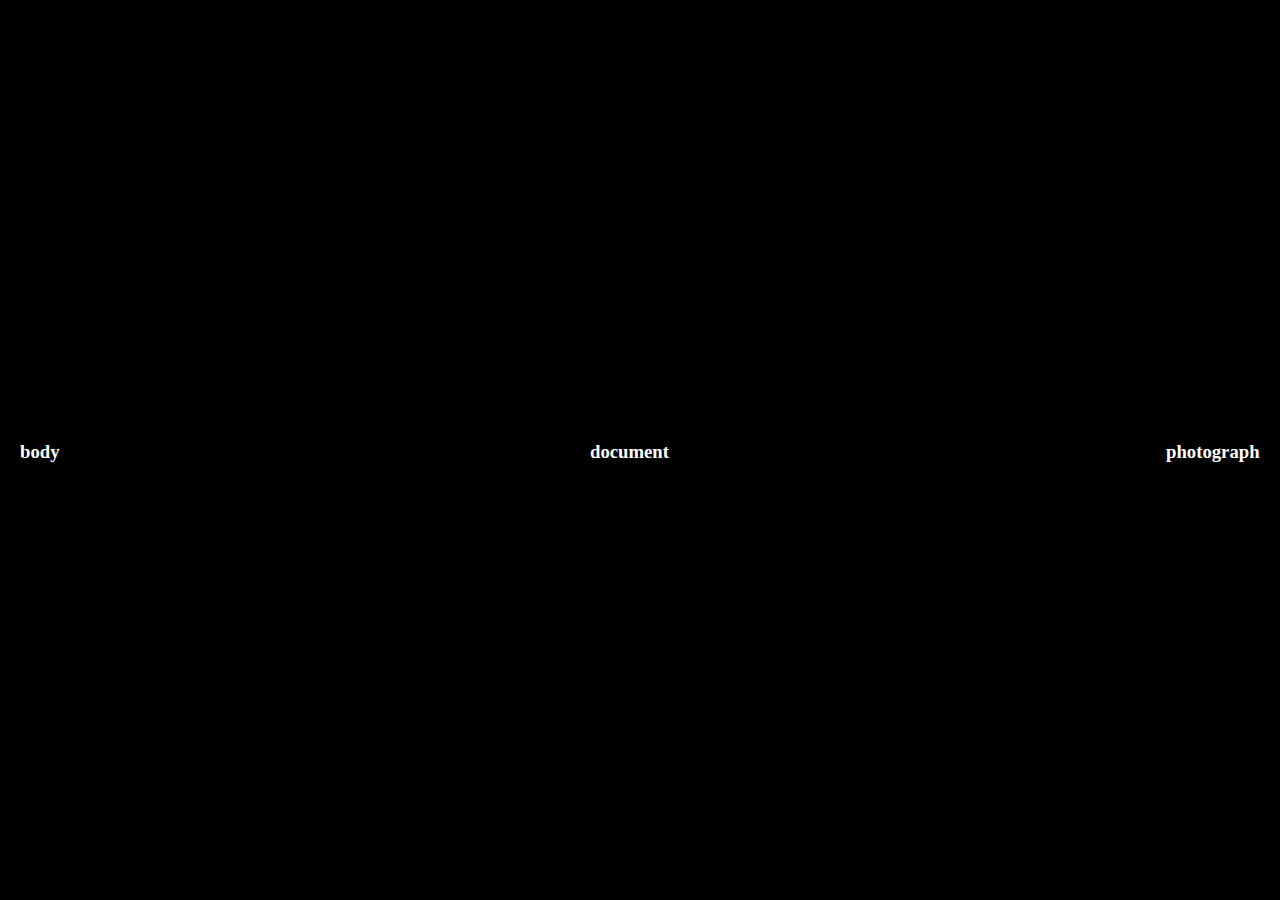
<file: index.html>
<!DOCTYPE html>
<html>
  <head>
    <meta charset="utf-8">
    <title>body.document.photograph</title>

    <link rel="stylesheet" type="text/css" href="styles.css">

    <meta name="author" content="Esraa">
    <meta name="description" content="A photograph: an attempt to frame that which encounters time. Time moves, so does the photograph, a body follows. An underexposed photograph depicts an overexposed body, abstracts it. The body attempts to generate a new alphabet. The body is a language of its own. Let the body do what the photograph does not expect; an ever-changing photo ritual, encoded in the time that runs by. All are documents of that which exists.">


  </head>

  <body>

      <section class="words" id="body">
        <h3>
          <a href="esraa2.html">body</a>
        </h3>
      </section>

      <section class="words" id="document">
        <h3>
          <a href="esraa2.html">document</a>
          </h3>
        </section>

      <section class="words" id="photograph">
        <h3>
          <a href="esraa2.html">photograph</a>
        </h3>
      </section>


  
  </body>

</html>
</file>
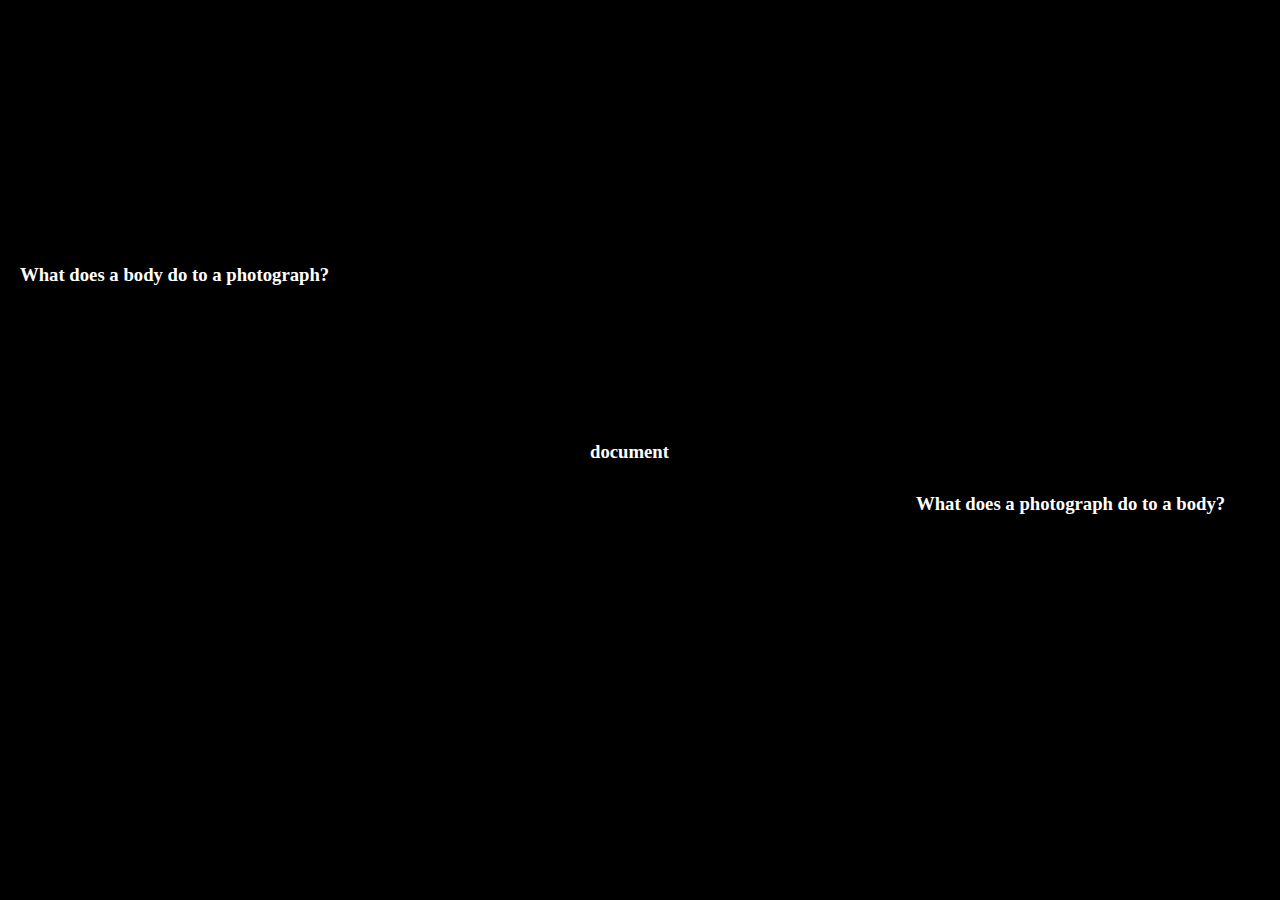
<file: esraa2.html>
<!DOCTYPE html>
<html>
  <head>
    <meta charset="utf-8">
    <title>body.document.photograph</title>

    <link rel="stylesheet" type="text/css" href="styles.css">

    <meta name="author" content="Esraa">
    <meta name="description" content="A photograph: an attempt to frame that which encounters time. Time moves, so does the photograph, a body follows. An underexposed photograph depicts an overexposed body, abstracts it. The body attempts to generate a new alphabet. The body is a language of its own. Let the body do what the photograph does not expect; an ever-changing photo ritual, encoded in the time that runs by. All are documents of that which exists.">


  </head>

  <body>

      <section class="words" id="body2">
        <h3>
          <a href="esraa3.html">What does a body do to a photograph?</a>
        </h3>
        <iframe width="400" height="225" src="https://www.youtube-nocookie.com/embed/V6hUgrQZ4zQ" frameborder="0" allow="accelerometer; autoplay; encrypted-media; gyroscope; picture-in-picture" allowfullscreen></iframe>
      </section>

      <section class="words" id="document2">
        <h3>
          <a href="esraa3.html">document</a>
          </h3>
        </section>

      <section class="words" id="photograph2">
<iframe width="400" height="225" src="https://www.youtube-nocookie.com/embed/V6hUgrQZ4zQ" frameborder="0" allow="accelerometer; autoplay; encrypted-media; gyroscope; picture-in-picture" allowfullscreen></iframe>
        <h3>
          <a href="esraa3.html">What does a photograph do to a body?</a>
        </h3>
      </section>



  </body>

</html>
</file>
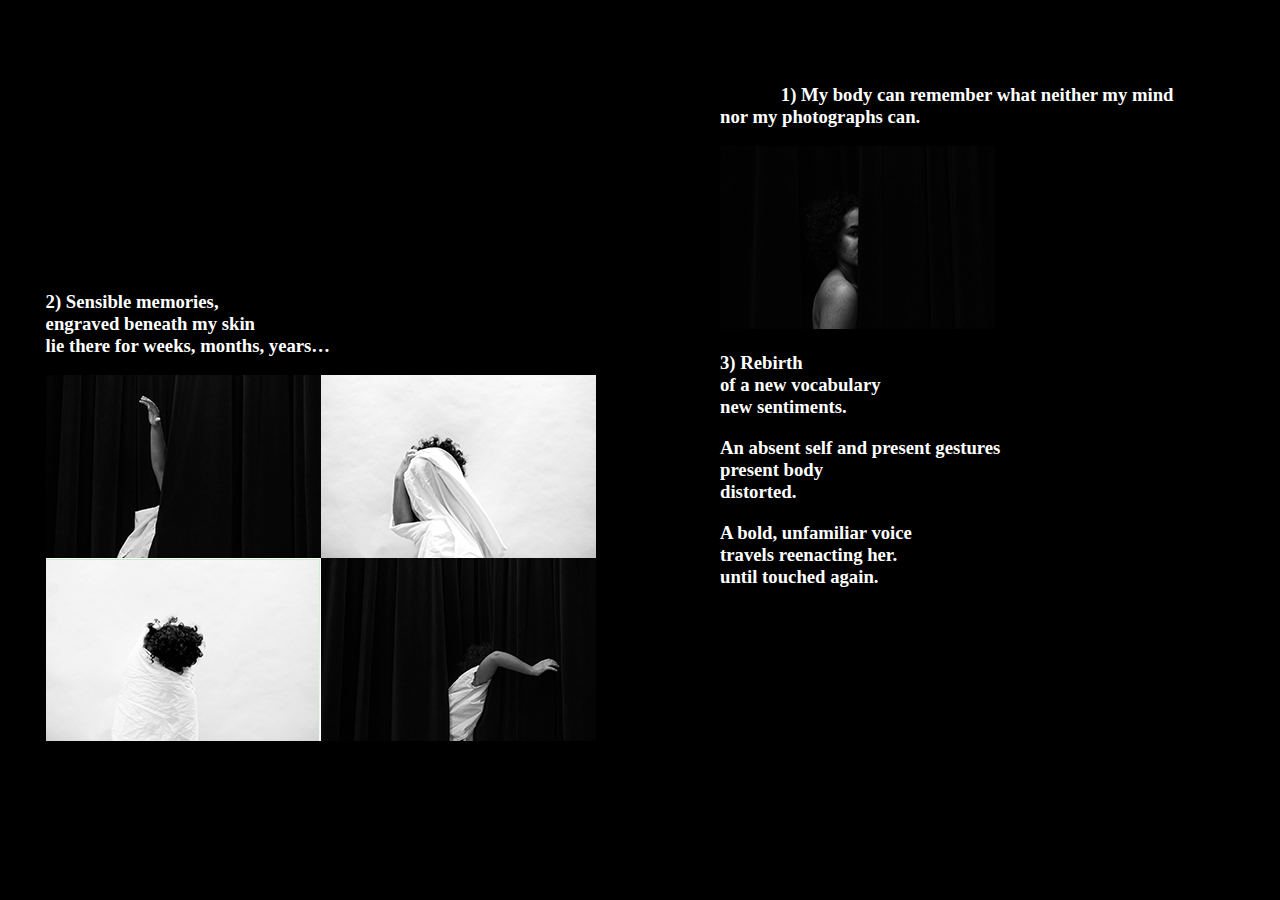
<file: esraa3.html>
<!DOCTYPE html>
<html>
  <head>
    <meta charset="utf-8">
    <title>body.document.photograph</title>

    <link rel="stylesheet" type="text/css" href="styles.css">

    <meta name="author" content="Esraa">
    <meta name="description" content="A photograph: an attempt to frame that which encounters time. Time moves, so does the photograph, a body follows. An underexposed photograph depicts an overexposed body, abstracts it. The body attempts to generate a new alphabet. The body is a language of its own. Let the body do what the photograph does not expect; an ever-changing photo ritual, encoded in the time that runs by. All are documents of that which exists.">


  </head>

  <body>

      <section class="words" id="body3">
        <h3>
          <a href="esraa4.html">
            2) Sensible memories,<br>
            engraved beneath my skin<br>
            lie there for weeks, months, years…
          </a>
        </h3>
        <a href="esraa4.html">
        <img src="images/Esraa3.jpg" width="550px" alt="Esraa" />
      </a>
      </section>

<!--<section class="words" id="document3">
        <h3>
          <a href="esraa3.html">document</a>
          </h3>
        </section>-->

      <section class="words" id="photograph3">
        <h3>
          <a href="esraa4.html">&emsp;&emsp;&emsp;&nbsp;1) My body can remember what neither my mind<br>
    nor my photographs can.
</a>
        </h3>

<a href="esraa4.html">
<img src="images/Esraa3-2.jpg" width="275px" alt="Esraa" />
</a>

<h3>
  <a href="esraa4.html">3) Rebirth<br>
of a new vocabulary<br>
new sentiments.<br>

<p>An absent self and present gestures<br>
present body<br>
distorted.</p>

<p>A bold, unfamiliar voice<br>
travels reenacting her.<br>
until touched again.</p>

      </a>
      </h3>

      </section>



  </body>

</html>
</file>
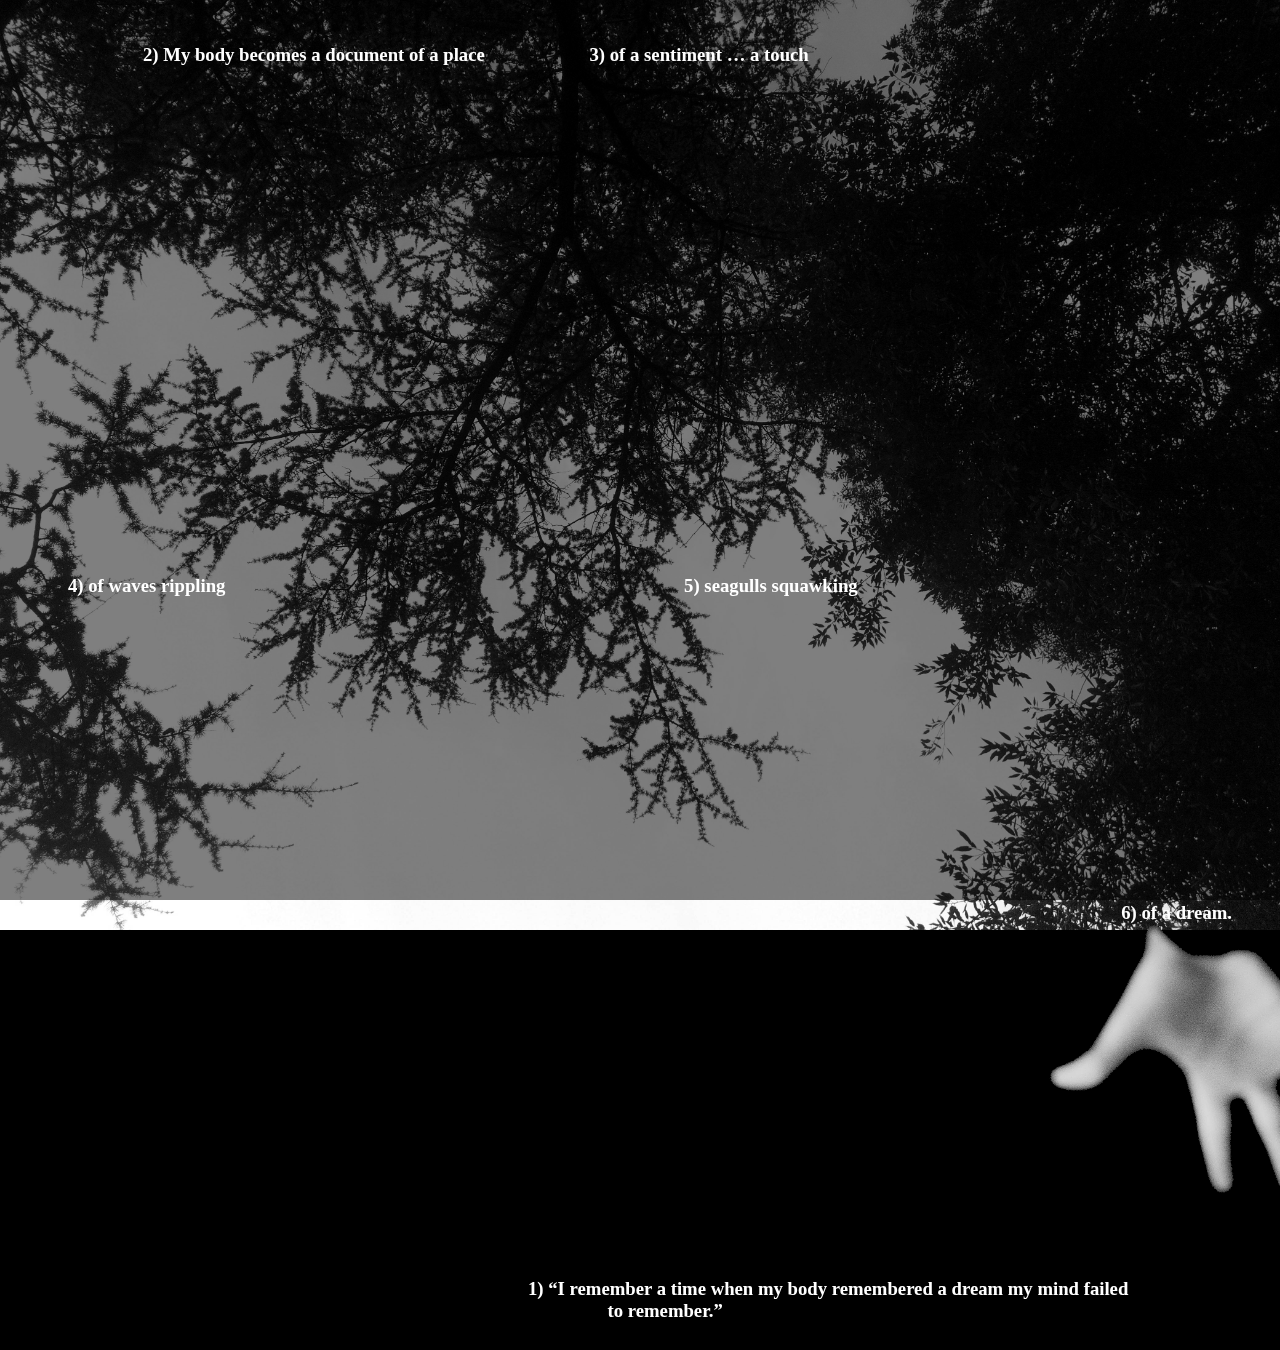
<file: esraa4.html>
<!DOCTYPE html>
<html>
  <head>
    <meta charset="utf-8">
    <title>body.document.photograph</title>



    <link rel="stylesheet" type="text/css" href="styles.css">

    <style>

    html {
      background: url(images/background_tree.jpg) no-repeat center center fixed;
      -webkit-background-size: cover;
      -moz-background-size: cover;
      -o-background-size: cover;
      background-size: cover;
      background-color:#000;
    }

    #overlay  {
      position: fixed; /* Sit on top of the page content */
      width: 100%; /* Full width (cover the whole page) */
      height: 100%; /* Full height (cover the whole page) */
      top: 0;
      left: 0;
      right: 0;
      bottom: 0;
      background-color: rgba(0,0,0,0.5); /* Black background with opacity */
      z-index: -100; /* Specify a stack order in case you're using a different order for other elements */
    }

    h3  {display:inline;}


    ul{
      list-style-type: none;
      margin-left:-25px;
    }

    li  {
      display: inline;
      margin-left:100px;
    }

    li.list2  {
      display: inline;
      margin-left:25px;
    }

    #hand {
      margin-left:1000px;
      position:relative;
    }

    #dream  {
      z-index:9999;
      position:absolute;
      right:0px;
      top:0px;
      padding-top:40px;
      padding-right:40px;
    }

    #time {
      margin-left: 500px;
    }



    </style>

    <meta name="author" content="Esraa">
    <meta name="description" content="A photograph: an attempt to frame that which encounters time. Time moves, so does the photograph, a body follows. An underexposed photograph depicts an overexposed body, abstracts it. The body attempts to generate a new alphabet. The body is a language of its own. Let the body do what the photograph does not expect; an ever-changing photo ritual, encoded in the time that runs by. All are documents of that which exists.">


  </head>

  <body>

    <div id="overlay">

        </div>

      <section class="words2">

          <ul>
            <li>
              <h3>
                <a href="esraa5.html">2) My body becomes a document of a place</a>
              </h3>
            </li>

            <li>
              <h3>
                <a href="esraa5.html">3) of a sentiment … a touch
                </a>
              </h3>
            </li>

            <li>
                &emsp;&emsp;&emsp;
                <iframe width="400" height="225" src="https://www.youtube.com/embed/E-gtNU6NmiU" frameborder="0" allow="accelerometer; autoplay; encrypted-media; gyroscope; picture-in-picture" allowfullscreen></iframe>

            </li>
          </ul>

      </section>

      <section class="words2">

        <ul>
          <li class="list2">
            <h3>
              <a href="esraa5.html">4) of waves rippling     </a>
            </h3>
          </li>

          <li class="list2">
              <iframe width="400" height="225" src="https://www.youtube.com/embed/2OspdU86-cA" frameborder="0" allow="accelerometer; autoplay; encrypted-media; gyroscope; picture-in-picture" allowfullscreen></iframe>


          </li>

          <li class="list2">
            <h3>
              <a href="esraa5.html">5) seagulls squawking</a>
            </h3>
          </li>

          <li class="list2">

              <iframe width="400" height="225" src="https://www.youtube.com/embed/pnWqTqRkjAY" frameborder="0" allow="accelerometer; autoplay; encrypted-media; gyroscope; picture-in-picture" allowfullscreen></iframe>

          </li>
        </ul>

        </section>

      <section class="words2" id="hand">

        <img src="images/esraa-hand.gif" width="400px" alt="hand">

        <div id="dream">
          <h3>
            <a href="esraa5.html">6) of a dream.</a>
          </h3>

        </div>


      </section>

      <section class="words2" id="time">
        <h3>
          <a href="esraa5.html">
      1) “I remember a time when my body remembered a dream my mind failed<br>
      &emsp;&emsp;&emsp;&emsp; to remember.”</a>
    </h3>

      </section>



  </body>

</html>
</file>
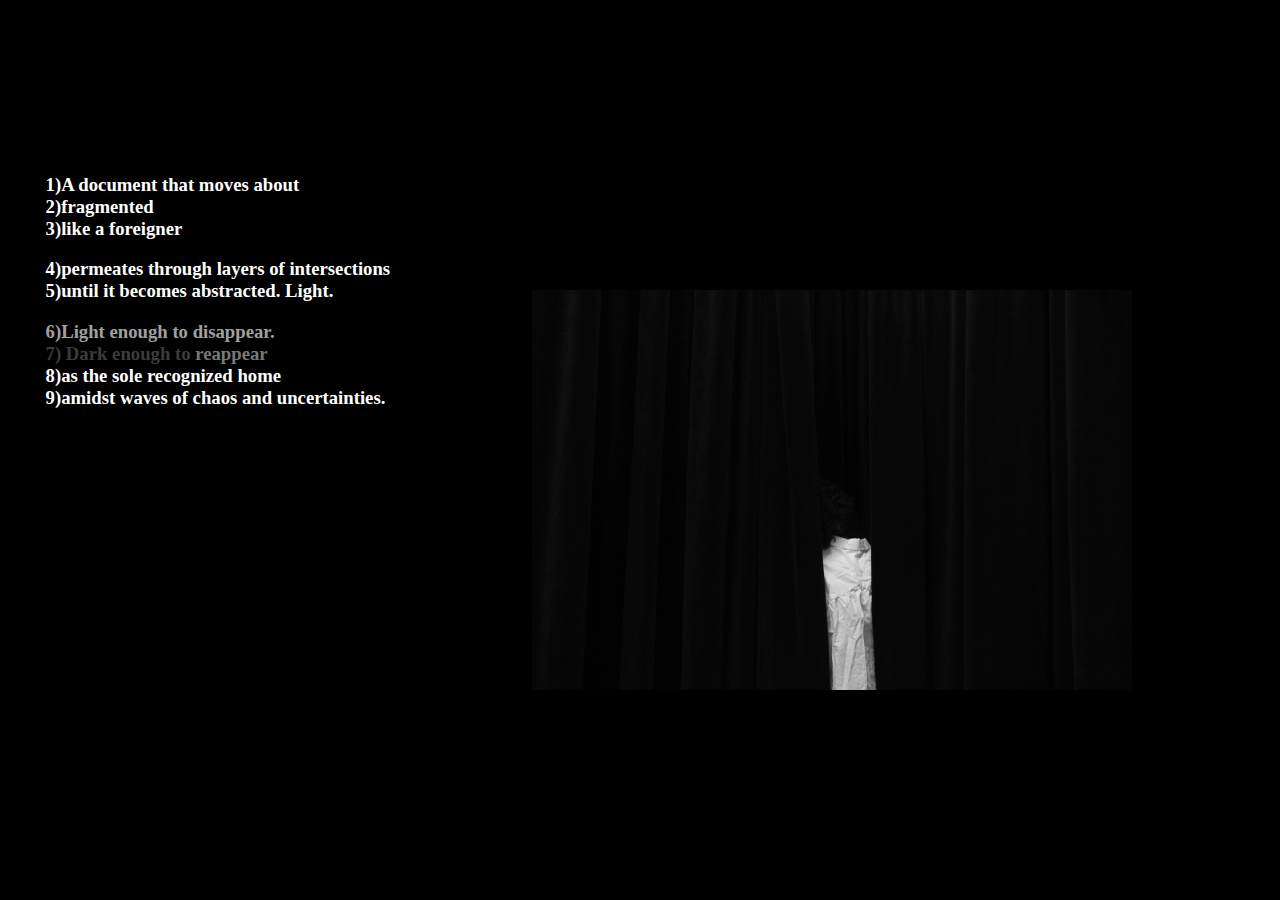
<file: esraa5.html>
<!DOCTYPE html>
<html>
  <head>
    <meta charset="utf-8">
    <title>body.document.photograph</title>

    <link rel="stylesheet" type="text/css" href="styles.css">

    <style>

    #light {
      color:rgb(160,160,160);
    }

    #dark {
      color:rgb(60,60,60);
    }

    #lighter {
      color:rgb(120,120,120);
    }


    </style>

    <meta name="author" content="Esraa">
    <meta name="description" content="A photograph: an attempt to frame that which encounters time. Time moves, so does the photograph, a body follows. An underexposed photograph depicts an overexposed body, abstracts it. The body attempts to generate a new alphabet. The body is a language of its own. Let the body do what the photograph does not expect; an ever-changing photo ritual, encoded in the time that runs by. All are documents of that which exists.">



  </head>

  <body>

      <section class="words" id="body5">
        <h3>
          <a href="esraa6.html">
            <p>1)A document that moves about<br>
            2)fragmented<br>
            3)like a foreigner</p>
            <p>4)permeates through layers of intersections<br>
            5)until it becomes abstracted. Light.</p>
            <p>
              <span id="light">6)Light enough to disappear.</span><br>
            <span id="dark">7) Dark enough to</span><span id="lighter"> reappear</span><br>
            8)as the sole recognized home<br>
            9)amidst waves of chaos and uncertainties.</p>

          </a>
        </h3>

      </section>


      <section class="words" id="photograph5">


          <a href="esraa6.html">
              <img src="images/esraa-5.jpg" width="600px"  alt="Esraa" />
          </a>


      </section>



  </body>

</html>
</file>
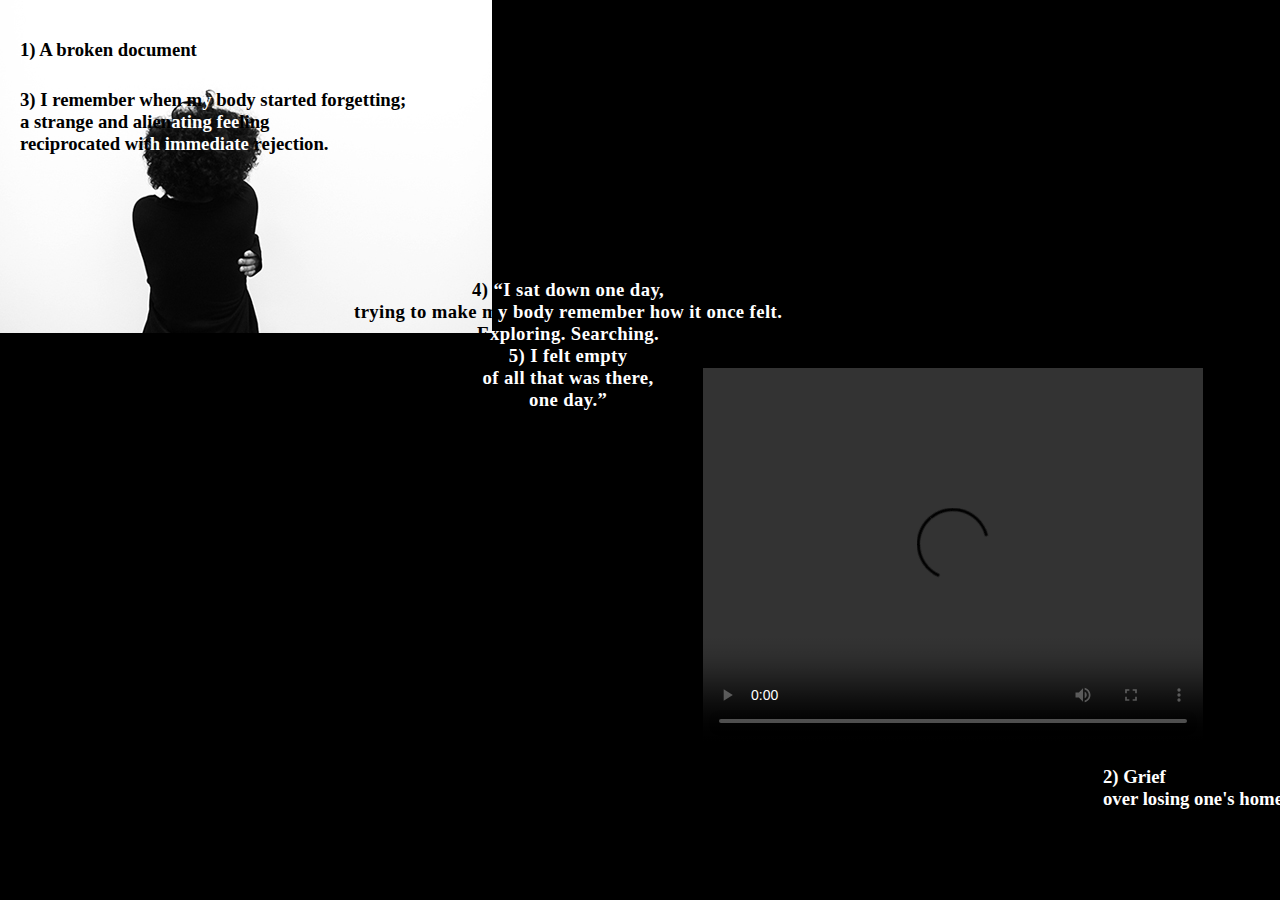
<file: esraa6.html>
<!DOCTYPE html>
<html>
  <head>
    <meta charset="utf-8">
    <title>body.document.photograph</title>

    <link rel="stylesheet" type="text/css" href="styles.css">

    <style>


    body{
      background-color:#000;
    }

    #light {
      color:rgb(160,160,160);
    }

    #dark {
      color:rgb(60,60,60);
    }

    #lighter {
      color:rgb(120,120,120);
    }


    </style>

    <meta name="author" content="Esraa">
    <meta name="description" content="A photograph: an attempt to frame that which encounters time. Time moves, so does the photograph, a body follows. An underexposed photograph depicts an overexposed body, abstracts it. The body attempts to generate a new alphabet. The body is a language of its own. Let the body do what the photograph does not expect; an ever-changing photo ritual, encoded in the time that runs by. All are documents of that which exists.">



  </head>

  <body>



      <section id="body6">
        <h3>
          <a href="esraa7.html">
            <span class="blackText">
            <p>1) A broken document</p>
            <p style="padding-top:10px;">3) I remember when m<span class="whiteText">y</span> body started forgetting;<br>
            a strange and alien<span class="whiteText">ating fee</span>ling<br>
            reciprocated wit<span class="whiteText">h immediate </span>rejection.</p>
          </span>

          </a>
        </h3>

      </section>

      <section class="words6" id="document6">
        <h3>
          <a href="esraa7.html">

            <p><span class="blackText">4)</span> “I sat down one day,<br>
            <span class="blackText">trying to make m</span>y body remember how it once felt.<br>
            <span class="blackText">E</span>xploring. Searching.<br>
            5) I felt empty<br>
            of all that was there,<br>
            one day.”</p>



          </a>
        </h3>



      </section>


      <section class="words" id="photograph6">

        <!--<img src="images/esraa-video-placeholder.png" width="500px">-->
      <video width="500" height="375" controls>
<source src="http://artbash.party/db/interaction/my_body_remembers.mp4" type="video/mp4">
Your browser does not support the video tag.
</video>

<h3>
  <a href="esraa7.html">

<p id="grief">2) Grief<br>
over losing one's home.
</p>

</a>
</h3>


      </section>



  </body>

</html>
</file>
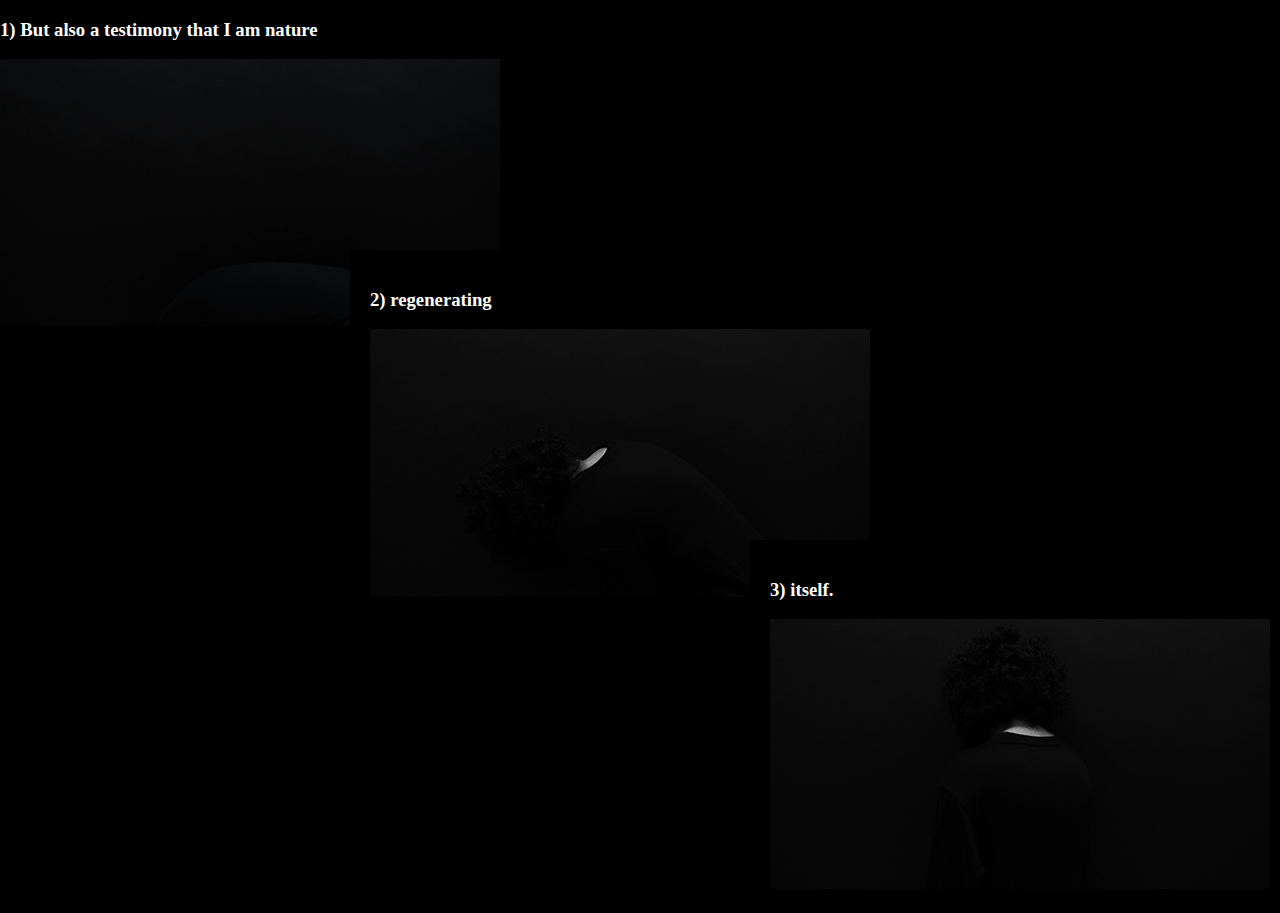
<file: esraa7.html>
<!DOCTYPE html>
<html>
  <head>
    <meta charset="utf-8">
    <title>body.document.photograph</title>

    <link rel="stylesheet" type="text/css" href="styles.css">

    <style>

/*
    body{
      background-color:#000;
    }
*/
    #light {
      color:rgb(160,160,160);
    }

    #dark {
      color:rgb(60,60,60);
    }

    #lighter {
      color:rgb(120,120,120);
    }


    </style>

    <meta name="author" content="Esraa">
    <meta name="description" content="A photograph: an attempt to frame that which encounters time. Time moves, so does the photograph, a body follows. An underexposed photograph depicts an overexposed body, abstracts it. The body attempts to generate a new alphabet. The body is a language of its own. Let the body do what the photograph does not expect; an ever-changing photo ritual, encoded in the time that runs by. All are documents of that which exists.">



  </head>

  <body>



      <section id="body7">
        <h3>
          <a href="esraa8.html">
            1) But also a testimony that I am nature
          </a>
        </h3>

      <img src="images/esraa7-1.jpg" width="500px">



      </section>

      <section class="words6" id="document7">
        <h3>
          <a href="esraa8.html">
              2) regenerating
          </a>
        </h3>
        <img src="images/esraaa7-2.jpg" width="500px">


      </section>


      <section class="words" id="photograph7">


          <h3>
              <a href="esraa8.html">
                  3) itself.
              </a>
          </h3>
          <img src="images/esraa7-3.jpg" width="500px">


      </section>



  </body>

</html>
</file>
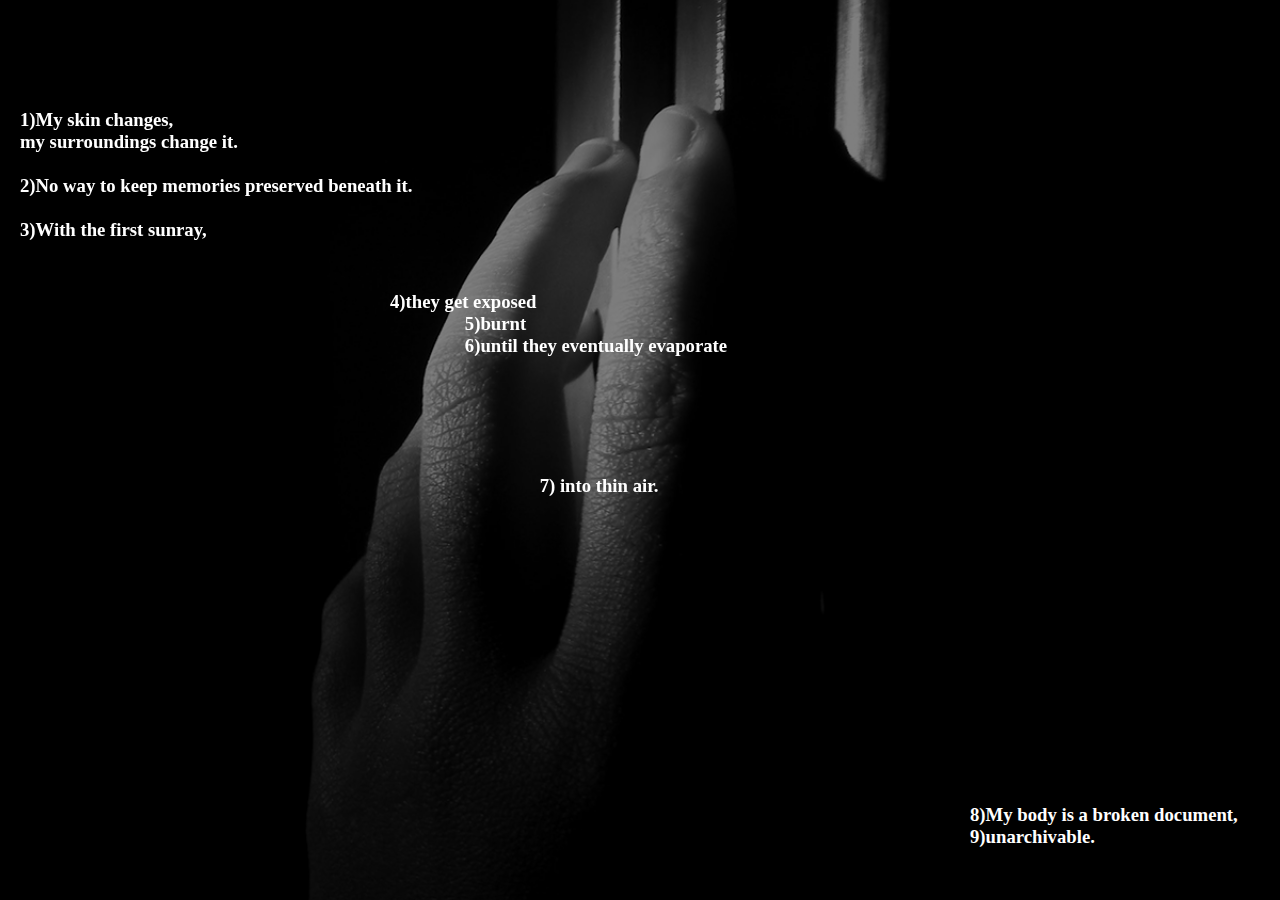
<file: esraa8.html>
<!DOCTYPE html>
<html>
  <head>
    <meta charset="utf-8">
    <title>body.document.photograph</title>

    <link rel="stylesheet" type="text/css" href="styles.css">

    <style>

    html {
      background: url(images/sunray1-2.jpg) no-repeat center center fixed;
      -webkit-background-size: cover;
      -moz-background-size: cover;
      -o-background-size: cover;
      background-size: cover;
      /*background-color:#000;*/
    }

    #overlay  {
      position: fixed; /* Sit on top of the page content */
      width: 100%; /* Full width (cover the whole page) */
      height: 100%; /* Full height (cover the whole page) */
      top: 0;
      left: 0;
      right: 0;
      bottom: 0;
      background-color: rgba(0,0,0,0.5); /* Black background with opacity */
      z-index: -100; /* Specify a stack order in case you're using a different order for other elements */
    }

/*
    body{
      background-color:#000;
    }
*/
    #light {
      color:rgb(160,160,160);
    }

    #dark {
      color:rgb(60,60,60);
    }

    #lighter {
      color:rgb(120,120,120);
    }


    </style>

    <meta name="author" content="Esraa">
    <meta name="description" content="A photograph: an attempt to frame that which encounters time. Time moves, so does the photograph, a body follows. An underexposed photograph depicts an overexposed body, abstracts it. The body attempts to generate a new alphabet. The body is a language of its own. Let the body do what the photograph does not expect; an ever-changing photo ritual, encoded in the time that runs by. All are documents of that which exists.">



  </head>

  <body>

    <div id="overlay">

        </div>

      <section id="body8">
        <h3>
          <a href="index.html">
            1)My skin changes,<br>
            my surroundings change it.<br>
            <br>
            2)No way to keep memories preserved beneath it.<br>
            <br>
            3)With the first sunray,
          </a>
        </h3>




      </section>

      <section class="words6" id="document8">
        <h3>
          <a href="index.html">
            <p>
            4)they get exposed<br>
            &emsp;&emsp;&emsp;&emsp;5)burnt<br>
            &emsp;&emsp;&emsp;&emsp;6)until they eventually evaporate<br>
          </p>
          <p style="padding-top:100px;">
            &emsp;&emsp;&emsp;&emsp;&emsp;&emsp;&emsp;&emsp;7) into thin air.
          </p>
          </a>
        </h3>



      </section>


      <section class="words" id="photograph8">


          <h3>
              <a href="index.html">
                8)My body is a broken document,<br>
                9)unarchivable.
              </a>
          </h3>


      </section>



  </body>

</html>
</file>
<file: styles.css>
html  {

  background-color:#000;
}

a {
color:#fff;
text-decoration:none;
}

a:hover {
  color:#fff;
}

a:visited {
  color:#fff;
}

a:active {
  color:#fff;
}

a:link {
  color:#fff;
}

.words  {
  background-color:#000;
  padding:20px;
  color:#fff;
}

.words2  {
  padding:20px;
  color:#fff;
}

.words6  {
  padding:20px;
  color:#fff;
}

.blackText  {
  color:#000;
}

.whiteText  {
  color:#fff;
}

#wrap {
  width: 99vw;
  margin: 0px auto;
}

#hands  {
  position: absolute;
  top: vh;
  left: vw;

}

/* page 1 */

#body {
  position:absolute;
  top: calc(50% - 48px);
  left: 0vw;

}

#document {
  position:absolute;
  top: calc(50% - 48px);
  left: calc(50% - 70px);
}

#photograph {
  position:absolute;
  top: calc(50% - 48px);
  left: calc(100% - 134px);
}

/* page 2 */

#body2 {
  position:absolute;
  top: 25vh;
  left: 0vw;
}

#document2 {
  position:absolute;
  top: calc(50% - 48px);
  left: calc(50% - 70px);
}

#photograph2 {
  position:absolute;
  top: 25vh;
  left: 70vw;
}

/* page 3 */

#body3 {
  position:absolute;
  top: 28vh;
  left: 2vw;
}

/*
#document3 {
  position:absolute;
  top: calc(50% - 48px);
  left: calc(50% - 70px);
}*/

#photograph3 {
  position:absolute;
  top: 5vh;
  left: 700px;
}

/* page 4 */


/* page 5 */

#body5 {
  position:absolute;
  top: 15vh;
  left: 2vw;
}

#photograph5 {
  position:absolute;
  top: 30vh;
  left: 40vw;
}

/* page 6 */

#body6 {
  color:#000;
  position:absolute;
  top: 0px;
  left: 0px;
  width: 452px;
  height: 293px;
  background-image:url(images/esraa6-bg.jpg);
  padding:20px;
}

#document6 {
  position:absolute;
  top: 240px;
  left: 334px;
  text-align:center;
  letter-spacing: 0.025em;

}

#photograph6 {
  /*position:absolute;*/
  top: 340px;
  left: 675px;
  position:relative;
}

/* page 7 */

#body7 {
  position:absolute;
  top: 0px;
  left: 0px;
  background-color:#000;
  z-index:6000;
}

#document7 {
  position:absolute;
  top: 250px;
  left: 350px;
  z-index:9000;
  background-color:#000;
}

#photograph7 {
  position:absolute;
  top: 540px;
  left: 750px;
  z-index:9999;
  background-color:#000;
}


/* page 8 */

#body8 {
  position:absolute;
  top: 10vh;
  left: 20px;

  z-index:6000;
}

#document8 {
  position:absolute;
  top: 28vh;
  left: 370px;
  z-index:9000;

}

#photograph8 {
  position:absolute;
  top: 85vh;
  left: 950px;
  z-index:9999;

}

#grief  {
  margin-left:400px;
  bottom:375px;
}
</file>
